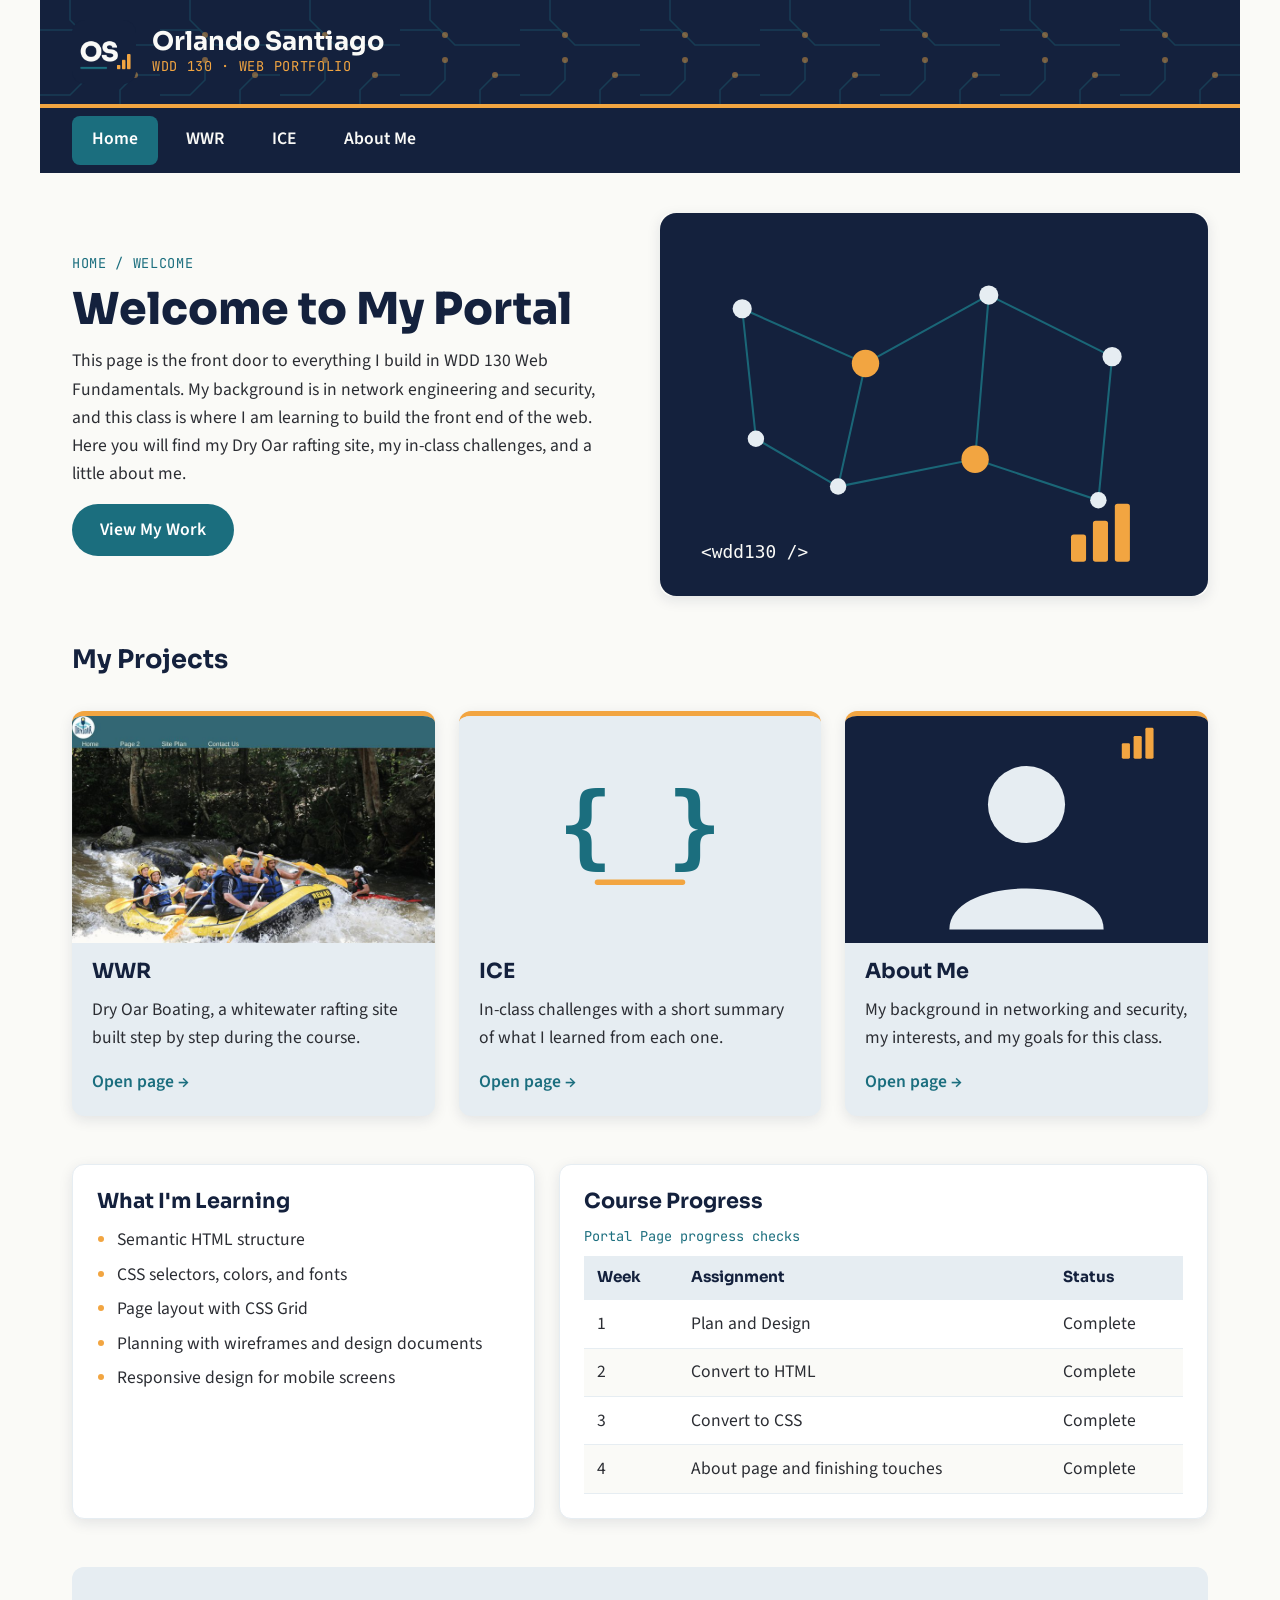
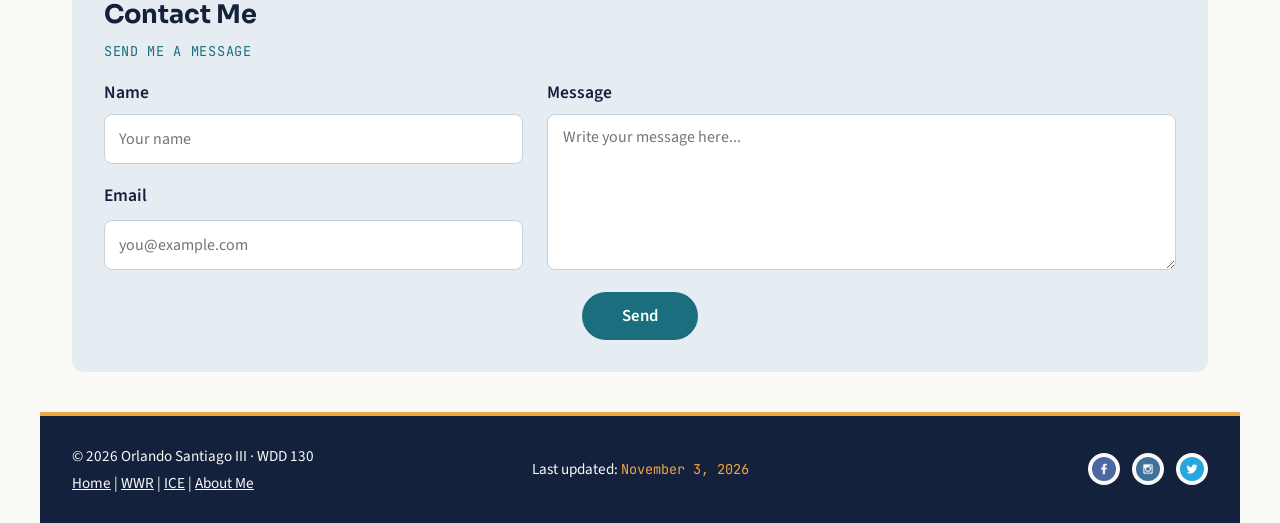
<file: wdd130/index.html>
<!DOCTYPE html>
<html lang="en">
<head>
    <meta charset="UTF-8">
    <meta name="viewport" content="width=device-width, initial-scale=1.0">
    <meta name="description" content="Orlando Santiago's WDD 130 web portfolio: links to the Dry Oar rafting site, ICE challenges, and About Me.">
    <meta name="author" content="Orlando Santiago III">
    <title>Orlando Santiago | WDD 130 Portal</title>
    <link rel="icon" href="images/logo.png" type="image/png">
    <link rel="stylesheet" href="styles/style.css">
</head>

<body>
    <!-- 1. Header: logo mark, site title, tagline -->
    <header>
        <img src="images/logo.png" alt="OS monogram logo" width="64" height="64">
        <div>
            <h1>Orlando Santiago</h1>
            <p>WDD 130 &middot; Web Portfolio</p>
        </div>
    </header>

    <!-- 2. Navigation: same menu on every page -->
    <nav>
        <ul>
            <li><a href="index.html" class="active" aria-current="page">Home</a></li>
            <li><a href="wwr/index.html">WWR</a></li>
            <li><a href="ice.html">ICE</a></li>
            <li><a href="about.html">About Me</a></li>
        </ul>
    </nav>

    <main>
        <!-- 3. Hero / welcome: text on the left, image on the right -->
        <section id="welcome">
            <div>
                <p>Home / Welcome</p>
                <h2>Welcome to My Portal</h2>
                <p>This page is the front door to everything I build in WDD 130 Web Fundamentals. My background is
                    in network engineering and security, and this class is where I am learning to build the front end
                    of the web. Here you will find my Dry Oar rafting site, my in-class challenges, and a little
                    about me.</p>
                <a href="#projects">View My Work</a>
            </div>
            <img src="images/hero.svg" alt="Abstract network diagram in navy, teal, and amber" width="800" height="560">
        </section>

        <!-- 4. My Projects: three cards -->
        <section id="projects">
            <h2>My Projects</h2>

            <article>
                <img src="images/card-wwr.jpg" alt="Screenshot of the Dry Oar Boating rafting website" width="800" height="500">
                <h3>WWR</h3>
                <p>Dry Oar Boating, a whitewater rafting site built step by step during the course.</p>
                <a href="wwr/index.html">Open page &rarr;</a>
            </article>

            <article>
                <img src="images/card-ice.svg" alt="Code braces illustration" width="800" height="500">
                <h3>ICE</h3>
                <p>In-class challenges with a short summary of what I learned from each one.</p>
                <a href="ice.html">Open page &rarr;</a>
            </article>

            <article>
                <img src="images/card-about.svg" alt="Profile illustration" width="800" height="500">
                <h3>About Me</h3>
                <p>My background in networking and security, my interests, and my goals for this class.</p>
                <a href="about.html">Open page &rarr;</a>
            </article>
        </section>

        <!-- 5. Learning list + progress table -->
        <section id="learning">
            <div>
                <h3>What I'm Learning</h3>
                <ul>
                    <li>Semantic HTML structure</li>
                    <li>CSS selectors, colors, and fonts</li>
                    <li>Page layout with CSS Grid</li>
                    <li>Planning with wireframes and design documents</li>
                    <li>Responsive design for mobile screens</li>
                </ul>
            </div>

            <div>
                <h3>Course Progress</h3>
                <table>
                    <caption>Portal Page progress checks</caption>
                    <thead>
                        <tr>
                            <th scope="col">Week</th>
                            <th scope="col">Assignment</th>
                            <th scope="col">Status</th>
                        </tr>
                    </thead>
                    <tbody>
                        <tr>
                            <td>1</td>
                            <td>Plan and Design</td>
                            <td>Complete</td>
                        </tr>
                        <tr>
                            <td>2</td>
                            <td>Convert to HTML</td>
                            <td>Complete</td>
                        </tr>
                        <tr>
                            <td>3</td>
                            <td>Convert to CSS</td>
                            <td>Complete</td>
                        </tr>
                        <tr>
                            <td>4</td>
                            <td>About page and finishing touches</td>
                            <td>Complete</td>
                        </tr>
                    </tbody>
                </table>
            </div>
        </section>

        <!-- 6. Contact form -->
        <section id="contact">
            <h2>Contact Me</h2>
            <form action="#" method="post">
                <fieldset>
                    <legend>Send me a message</legend>

                    <label for="name">Name</label>
                    <input type="text" id="name" name="name" placeholder="Your name" required>

                    <label for="email">Email</label>
                    <input type="email" id="email" name="email" placeholder="you@example.com" required>

                    <label for="message">Message</label>
                    <textarea id="message" name="message" rows="6" placeholder="Write your message here..." required></textarea>

                    <button type="submit">Send</button>
                </fieldset>
            </form>
        </section>
    </main>

    <!-- 7. Footer: copyright + links, last updated, social icons -->
    <footer>
        <div>
            <p>&copy; 2026 Orlando Santiago III &middot; WDD 130</p>
            <p>
                <a href="index.html">Home</a> |
                <a href="wwr/index.html">WWR</a> |
                <a href="ice.html">ICE</a> |
                <a href="about.html">About Me</a>
            </p>
        </div>
        <p>Last updated: <time datetime="2026-11-03">November 3, 2026</time></p>
        <div>
            <a href="https://facebook.com" target="_blank" rel="noopener"><img src="images/facebook.png" alt="Facebook" width="32" height="32"></a>
            <a href="https://instagram.com" target="_blank" rel="noopener"><img src="images/instagram.png" alt="Instagram" width="32" height="32"></a>
            <a href="https://twitter.com" target="_blank" rel="noopener"><img src="images/twitter.png" alt="Twitter" width="32" height="32"></a>
        </div>
    </footer>
</body>
</html>
</file>
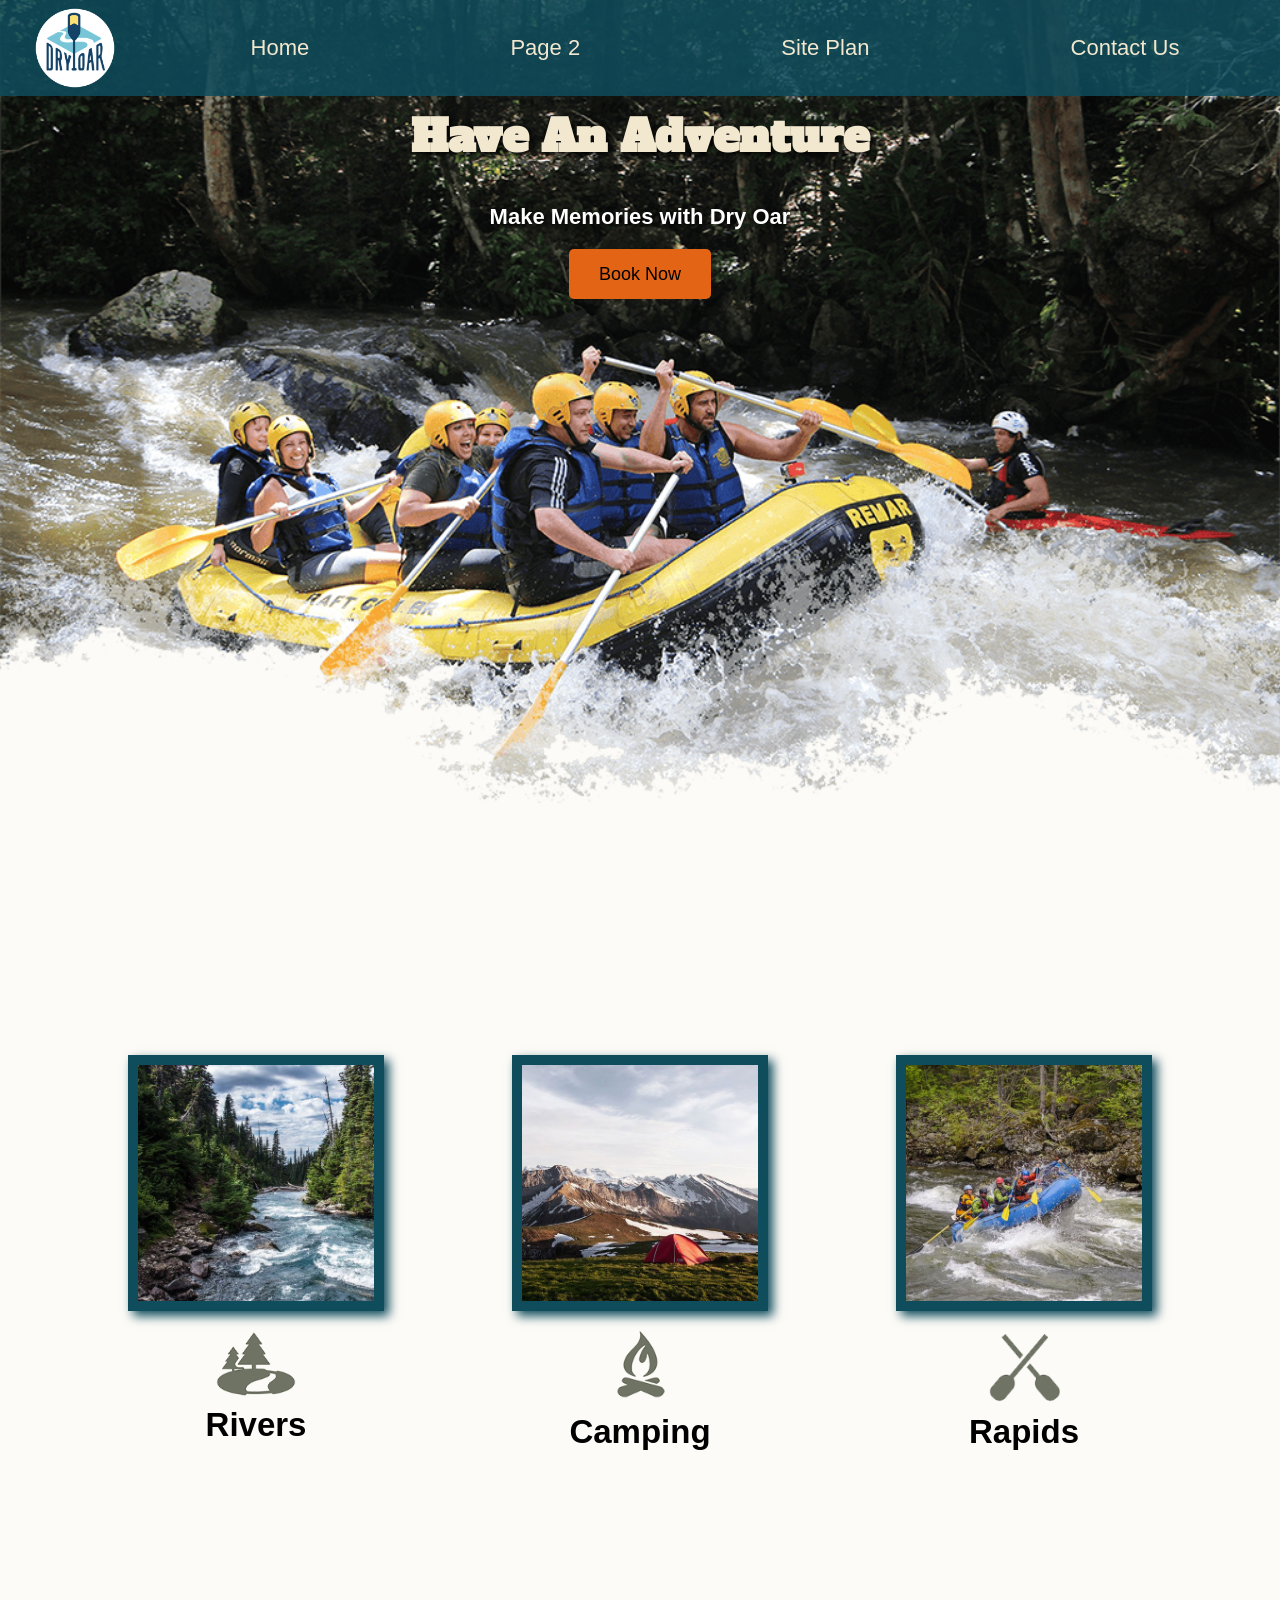
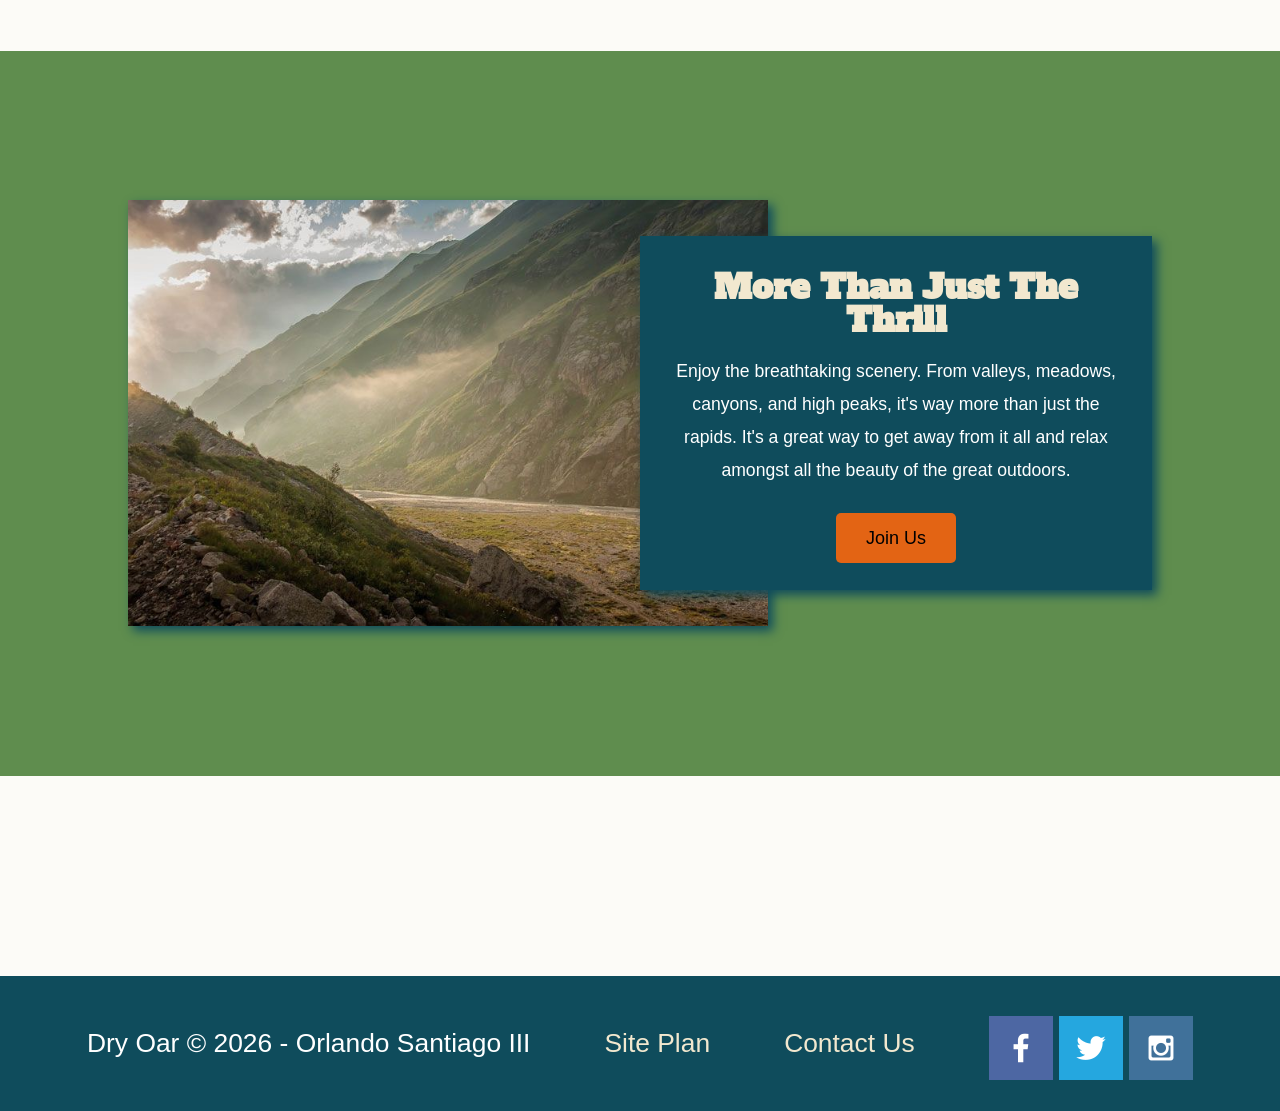
<file: wdd130/wwr/index.html>
<!DOCTYPE html>
<html lang="en">
<head>
    <meta charset="UTF-8">
    <meta name="viewport" content="width=device-width, initial-scale=1.0">
    <meta name="description" content="Dry Oar Boating offers guided whitewater rafting and river camping trips for families, groups, and first-time paddlers.">
    <meta name="author" content="Orlando Santiago III">
    <title>Whitewater Rafting Vacations | Dry Oar Boating | Home</title>
    <link rel="preconnect" href="https://fonts.googleapis.com">
    <link rel="preconnect" href="https://fonts.gstatic.com" crossorigin>
    <link href="https://fonts.googleapis.com/css2?family=Alfa+Slab+One&display=swap" rel="stylesheet">
    <link rel="stylesheet" href="styles/style.css">
</head>
<body>
    <div id="content">
        <!-- Header: logo and main navigation -->
        <header>
            <a id="logo_link" href="index.html">
                <img class="logo" src="images/logo.png" alt="Dry Oar Logo">
            </a>
            <nav>
                <a href="index.html">Home</a>
                <a href="#">Page 2</a>
                <a href="site-plan-rafting.html">Site Plan</a>
                <a href="contactus.html">Contact Us</a>
            </nav>
        </header>

        <!-- Hero: home page only -->
        <div id="hero">
            <div id="hero-box">
                <img id="hero-img" src="images/hero.png" alt="Group of people paddling a raft through whitewater rapids">
            </div>
            <section id="hero-msg">
                <h1 class="home-title">Have An Adventure</h1>
                <h4>Make Memories with Dry Oar</h4>
                <div class="button-box">
                    <a class="book" href="contactus.html">Book Now</a>
                </div>
            </section>
        </div>

        <!-- Main content: three feature cards and message -->
        <main class="home-grid">
            <section class="rivers-card">
                <img class="card-img" src="images/rivers.jpg" alt="Calm river winding through a pine forest">
                <img class="icon" src="images/river_icon.png" alt="river icon">
                <h2>Rivers</h2>
            </section>
            <section class="camping-card">
                <img class="card-img" src="images/camping.jpg" alt="Tent pitched beneath mountain peaks">
                <img class="icon" src="images/fire_icon.png" alt="fire icon">
                <h2>Camping</h2>
            </section>
            <section class="rapids-card">
                <img class="card-img" src="images/rapids.jpg" alt="Rafting boat crashing through a rapid">
                <img class="icon" src="images/oars.png" alt="oars icon">
                <h2>Rapids</h2>
            </section>
            <div id="background"></div>
            <img class="mountains" src="images/mountains.jpg" alt="Misty mountain ridges at sunrise">
            <section class="msg">
                <h2>More Than Just The Thrill</h2>
                <p>Enjoy the breathtaking scenery. From valleys, meadows, canyons, and high peaks, it's way more than just the rapids. It's a great way to get away from it all and relax amongst all the beauty of the great outdoors.</p>
                <a class="join" href="rivers.html">Join Us</a>
            </section>
        </main>

        <!-- Footer: copyright, links, social media -->
        <footer>
            <p>Dry Oar &copy; 2026 - Orlando Santiago III</p>
            <p><a href="site-plan-rafting.html">Site Plan</a></p>
            <p><a href="contactus.html">Contact Us</a></p>
            <div class="social">
                <a href="https://facebook.com" target="_blank">
                    <img src="images/facebook.png" alt="fb icon">
                </a>
                <a href="https://twitter.com" target="_blank">
                    <img src="images/twitter.png" alt="twitter icon">
                </a>
                <a href="https://instagram.com" target="_blank">
                    <img src="images/instagram.png" alt="instagram icon">
                </a>
            </div>
        </footer>
    </div>
</body>
</html>
</file>
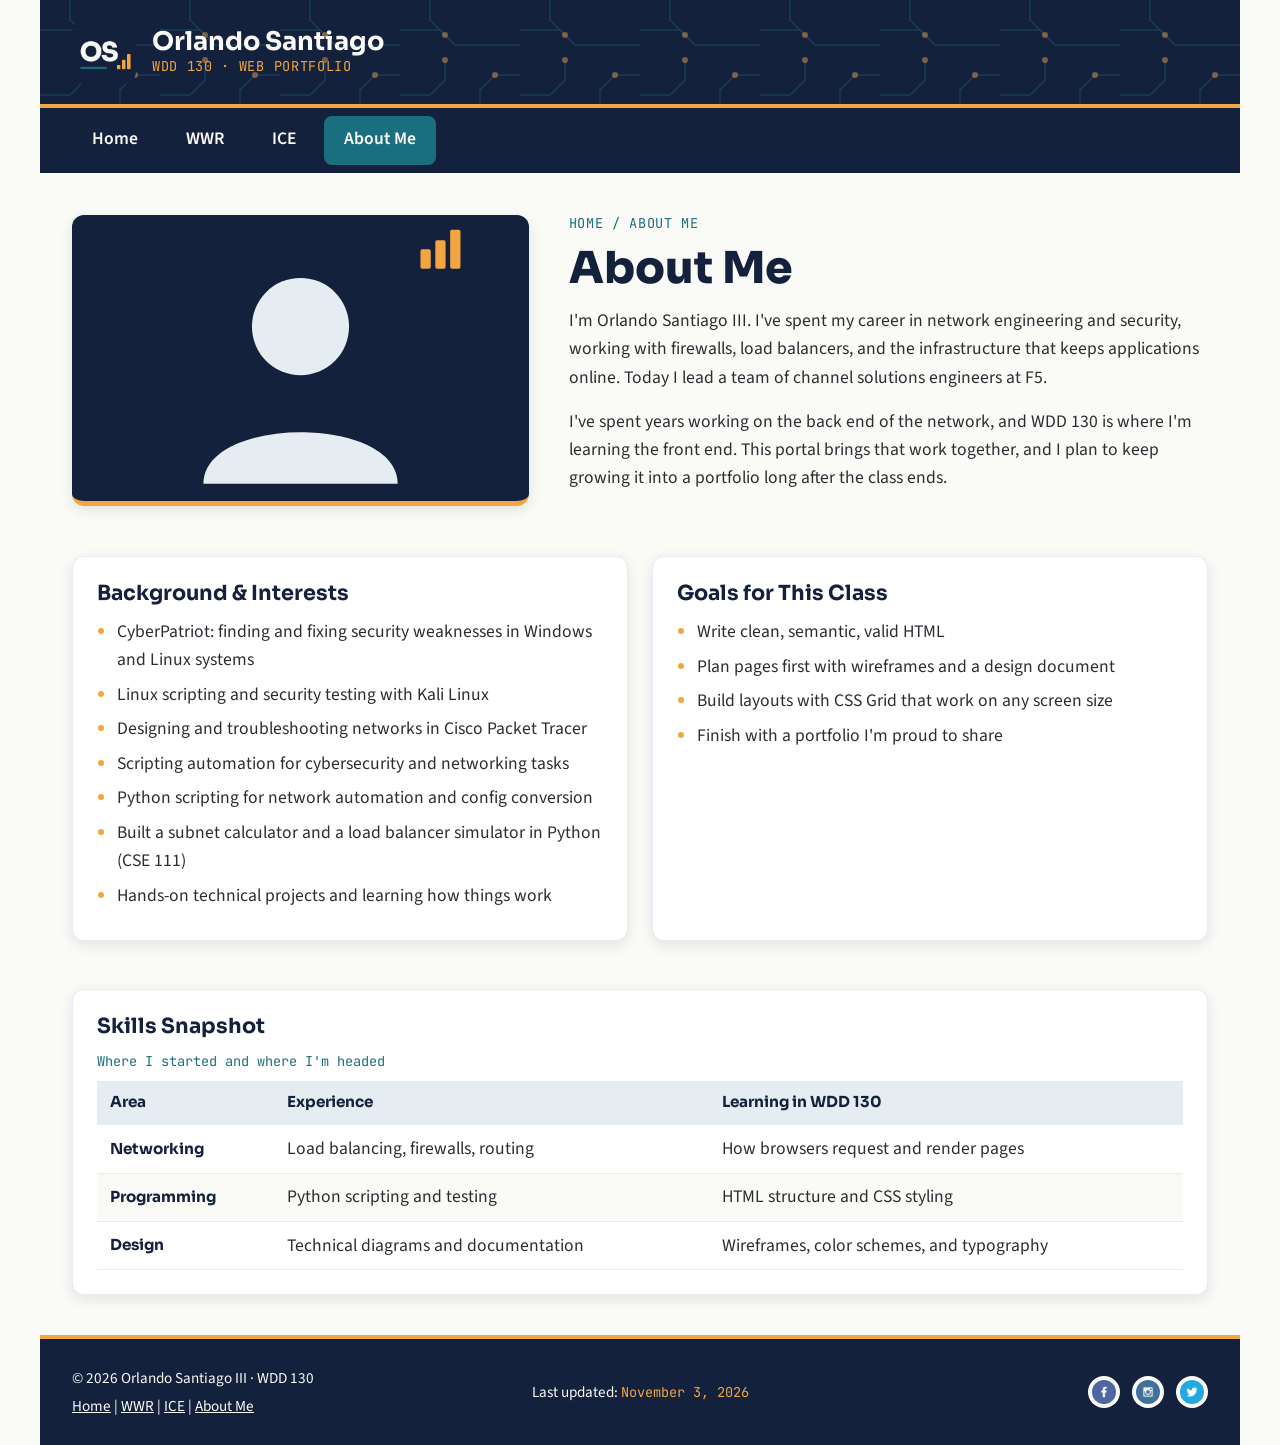
<file: wdd130/about.html>
<!DOCTYPE html>
<html lang="en">
<head>
    <meta charset="UTF-8">
    <meta name="viewport" content="width=device-width, initial-scale=1.0">
    <meta name="description" content="About Orlando Santiago: background in network engineering and security, interests, and goals for WDD 130.">
    <meta name="author" content="Orlando Santiago III">
    <title>About Me | Orlando Santiago | WDD 130 Portal</title>
    <link rel="icon" href="images/logo.png" type="image/png">
    <link rel="stylesheet" href="styles/style.css">
</head>

<body>
    <!-- 1. Header: logo mark, site title, tagline -->
    <header>
        <img src="images/logo.png" alt="OS monogram logo" width="64" height="64">
        <div>
            <h1>Orlando Santiago</h1>
            <p>WDD 130 &middot; Web Portfolio</p>
        </div>
    </header>

    <!-- 2. Navigation: same menu on every page -->
    <nav>
        <ul>
            <li><a href="index.html">Home</a></li>
            <li><a href="wwr/index.html">WWR</a></li>
            <li><a href="ice.html">ICE</a></li>
            <li><a href="about.html" class="active" aria-current="page">About Me</a></li>
        </ul>
    </nav>

    <main>
        <!-- Photo + introduction -->
        <section id="about-intro">
            <img src="images/card-about.svg" alt="Profile illustration for Orlando Santiago" width="800" height="500">
            <div>
                <p>Home / About Me</p>
                <h2>About Me</h2>
                <p>I'm Orlando Santiago III. I've spent my career in network engineering and security, working with
                    firewalls, load balancers, and the infrastructure that keeps applications online. Today I lead a
                    team of channel solutions engineers at F5.</p>
                <p>I've spent years working on the back end of the network, and WDD 130 is where I'm learning
                    the front end. This portal brings that work together, and I plan to keep growing it into a
                    portfolio long after the class ends.</p>
            </div>
        </section>

        <!-- Background + goals -->
        <section id="about-details">
            <div>
                <h3>Background &amp; Interests</h3>
                <ul>
                    <li>CyberPatriot: finding and fixing security weaknesses in Windows and Linux systems</li>
                    <li>Linux scripting and security testing with Kali Linux</li>
                    <li>Designing and troubleshooting networks in Cisco Packet Tracer</li>
                    <li>Scripting automation for cybersecurity and networking tasks</li>
                    <li>Python scripting for network automation and config conversion</li>
                    <li>Built a subnet calculator and a load balancer simulator in Python (CSE 111)</li>
                    <li>Hands-on technical projects and learning how things work</li>
                </ul>
            </div>

            <div>
                <h3>Goals for This Class</h3>
                <ul>
                    <li>Write clean, semantic, valid HTML</li>
                    <li>Plan pages first with wireframes and a design document</li>
                    <li>Build layouts with CSS Grid that work on any screen size</li>
                    <li>Finish with a portfolio I'm proud to share</li>
                </ul>
            </div>
        </section>

        <!-- Skills table -->
        <section id="about-skills">
            <h3>Skills Snapshot</h3>
            <table>
                <caption>Where I started and where I'm headed</caption>
                <thead>
                    <tr>
                        <th scope="col">Area</th>
                        <th scope="col">Experience</th>
                        <th scope="col">Learning in WDD 130</th>
                    </tr>
                </thead>
                <tbody>
                    <tr>
                        <th scope="row">Networking</th>
                        <td>Load balancing, firewalls, routing</td>
                        <td>How browsers request and render pages</td>
                    </tr>
                    <tr>
                        <th scope="row">Programming</th>
                        <td>Python scripting and testing</td>
                        <td>HTML structure and CSS styling</td>
                    </tr>
                    <tr>
                        <th scope="row">Design</th>
                        <td>Technical diagrams and documentation</td>
                        <td>Wireframes, color schemes, and typography</td>
                    </tr>
                </tbody>
            </table>
        </section>
    </main>

    <!-- 7. Footer: copyright + links, last updated, social icons -->
    <footer>
        <div>
            <p>&copy; 2026 Orlando Santiago III &middot; WDD 130</p>
            <p>
                <a href="index.html">Home</a> |
                <a href="wwr/index.html">WWR</a> |
                <a href="ice.html">ICE</a> |
                <a href="about.html">About Me</a>
            </p>
        </div>
        <p>Last updated: <time datetime="2026-11-03">November 3, 2026</time></p>
        <div>
            <a href="https://facebook.com" target="_blank" rel="noopener"><img src="images/facebook.png" alt="Facebook" width="32" height="32"></a>
            <a href="https://instagram.com" target="_blank" rel="noopener"><img src="images/instagram.png" alt="Instagram" width="32" height="32"></a>
            <a href="https://twitter.com" target="_blank" rel="noopener"><img src="images/twitter.png" alt="Twitter" width="32" height="32"></a>
        </div>
    </footer>
</body>
</html>
</file>
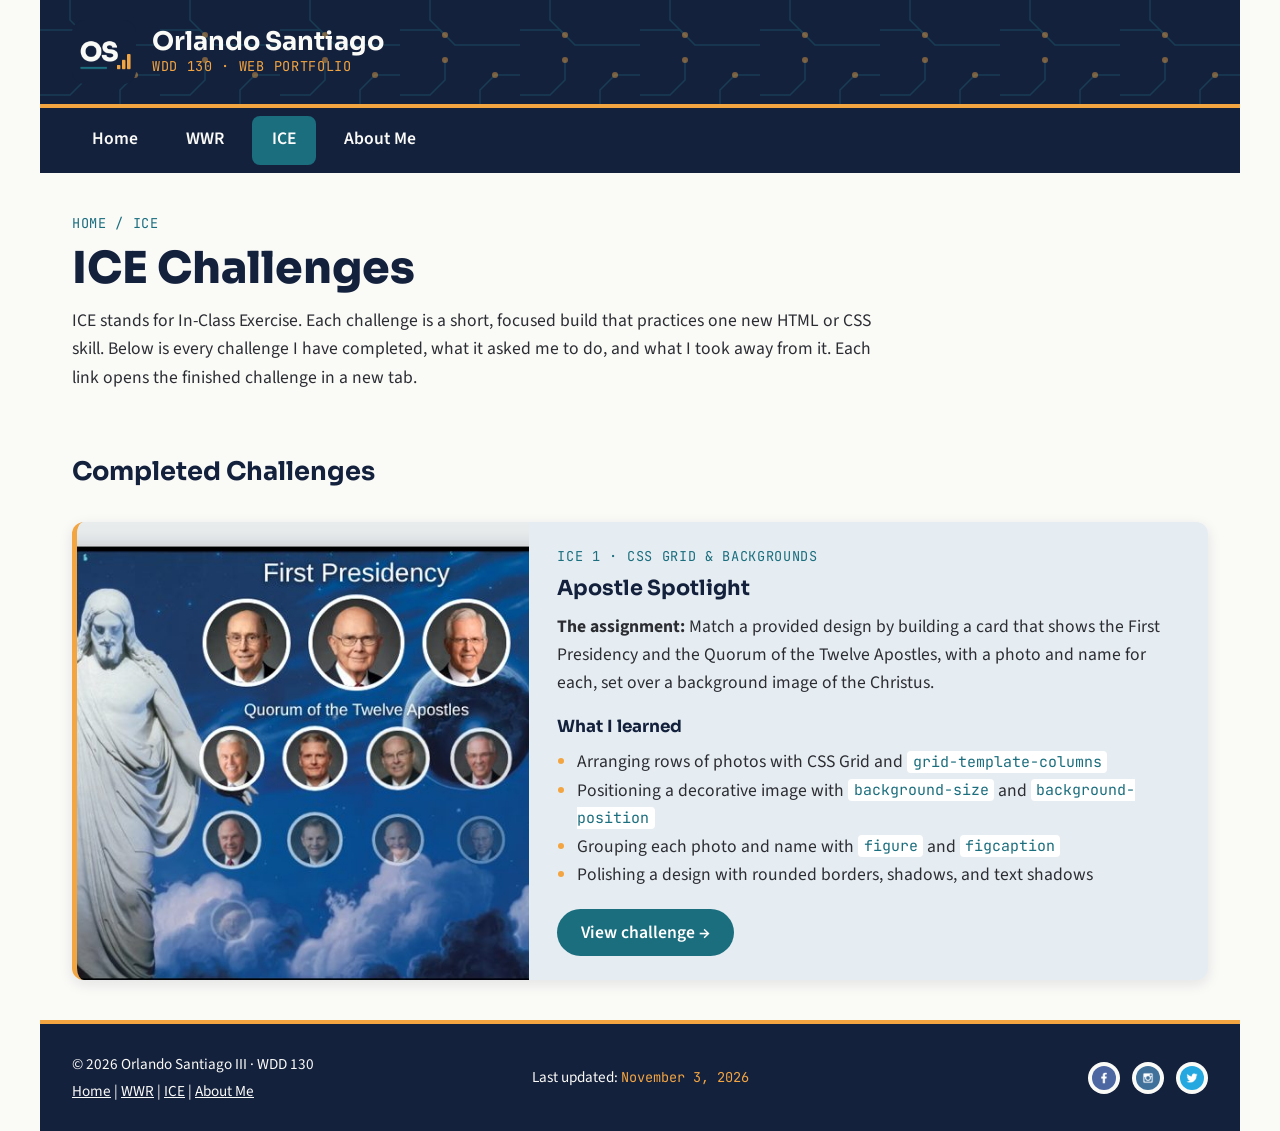
<file: wdd130/ice.html>
<!DOCTYPE html>
<html lang="en">
<head>
    <meta charset="UTF-8">
    <meta name="viewport" content="width=device-width, initial-scale=1.0">
    <meta name="description" content="Orlando Santiago's WDD 130 in-class (ICE) challenges, with a summary of each and what I learned.">
    <meta name="author" content="Orlando Santiago III">
    <title>ICE Challenges | Orlando Santiago | WDD 130 Portal</title>
    <link rel="icon" href="images/logo.png" type="image/png">
    <link rel="stylesheet" href="styles/style.css">
</head>

<body>
    <!-- 1. Header: logo mark, site title, tagline -->
    <header>
        <img src="images/logo.png" alt="OS monogram logo" width="64" height="64">
        <div>
            <h1>Orlando Santiago</h1>
            <p>WDD 130 &middot; Web Portfolio</p>
        </div>
    </header>

    <!-- 2. Navigation: same menu on every page -->
    <nav>
        <ul>
            <li><a href="index.html">Home</a></li>
            <li><a href="wwr/index.html">WWR</a></li>
            <li><a href="ice.html" class="active" aria-current="page">ICE</a></li>
            <li><a href="about.html">About Me</a></li>
        </ul>
    </nav>

    <main>
        <!-- Page intro -->
        <section class="page-intro">
            <p>Home / ICE</p>
            <h2>ICE Challenges</h2>
            <p>ICE stands for In-Class Exercise. Each challenge is a short, focused build that practices one new
                HTML or CSS skill. Below is every challenge I have completed, what it asked me to do, and what I
                took away from it. Each link opens the finished challenge in a new tab.</p>
        </section>

        <!-- One article per ICE challenge -->
        <section class="ice-list">
            <h2>Completed Challenges</h2>

            <article>
                <img src="images/ice-apostle.jpg" alt="Screenshot of the Apostle Spotlight challenge" width="800" height="500">
                <div>
                    <p class="ice-tag">ICE 1 &middot; CSS Grid &amp; Backgrounds</p>
                    <h3>Apostle Spotlight</h3>
                    <p><strong>The assignment:</strong> Match a provided design by building a card that shows the
                        First Presidency and the Quorum of the Twelve Apostles, with a photo and name for each,
                        set over a background image of the Christus.</p>
                    <h4>What I learned</h4>
                    <ul>
                        <li>Arranging rows of photos with CSS Grid and <code>grid-template-columns</code></li>
                        <li>Positioning a decorative image with <code>background-size</code> and <code>background-position</code></li>
                        <li>Grouping each photo and name with <code>figure</code> and <code>figcaption</code></li>
                        <li>Polishing a design with rounded borders, shadows, and text shadows</li>
                    </ul>
                    <a href="ice/apostle_spotlight/apostles.html" target="_blank" rel="noopener">View challenge &rarr;</a>
                </div>
            </article>
        </section>
    </main>

    <!-- 7. Footer: copyright + links, last updated, social icons -->
    <footer>
        <div>
            <p>&copy; 2026 Orlando Santiago III &middot; WDD 130</p>
            <p>
                <a href="index.html">Home</a> |
                <a href="wwr/index.html">WWR</a> |
                <a href="ice.html">ICE</a> |
                <a href="about.html">About Me</a>
            </p>
        </div>
        <p>Last updated: <time datetime="2026-11-03">November 3, 2026</time></p>
        <div>
            <a href="https://facebook.com" target="_blank" rel="noopener"><img src="images/facebook.png" alt="Facebook" width="32" height="32"></a>
            <a href="https://instagram.com" target="_blank" rel="noopener"><img src="images/instagram.png" alt="Instagram" width="32" height="32"></a>
            <a href="https://twitter.com" target="_blank" rel="noopener"><img src="images/twitter.png" alt="Twitter" width="32" height="32"></a>
        </div>
    </footer>
</body>
</html>
</file>
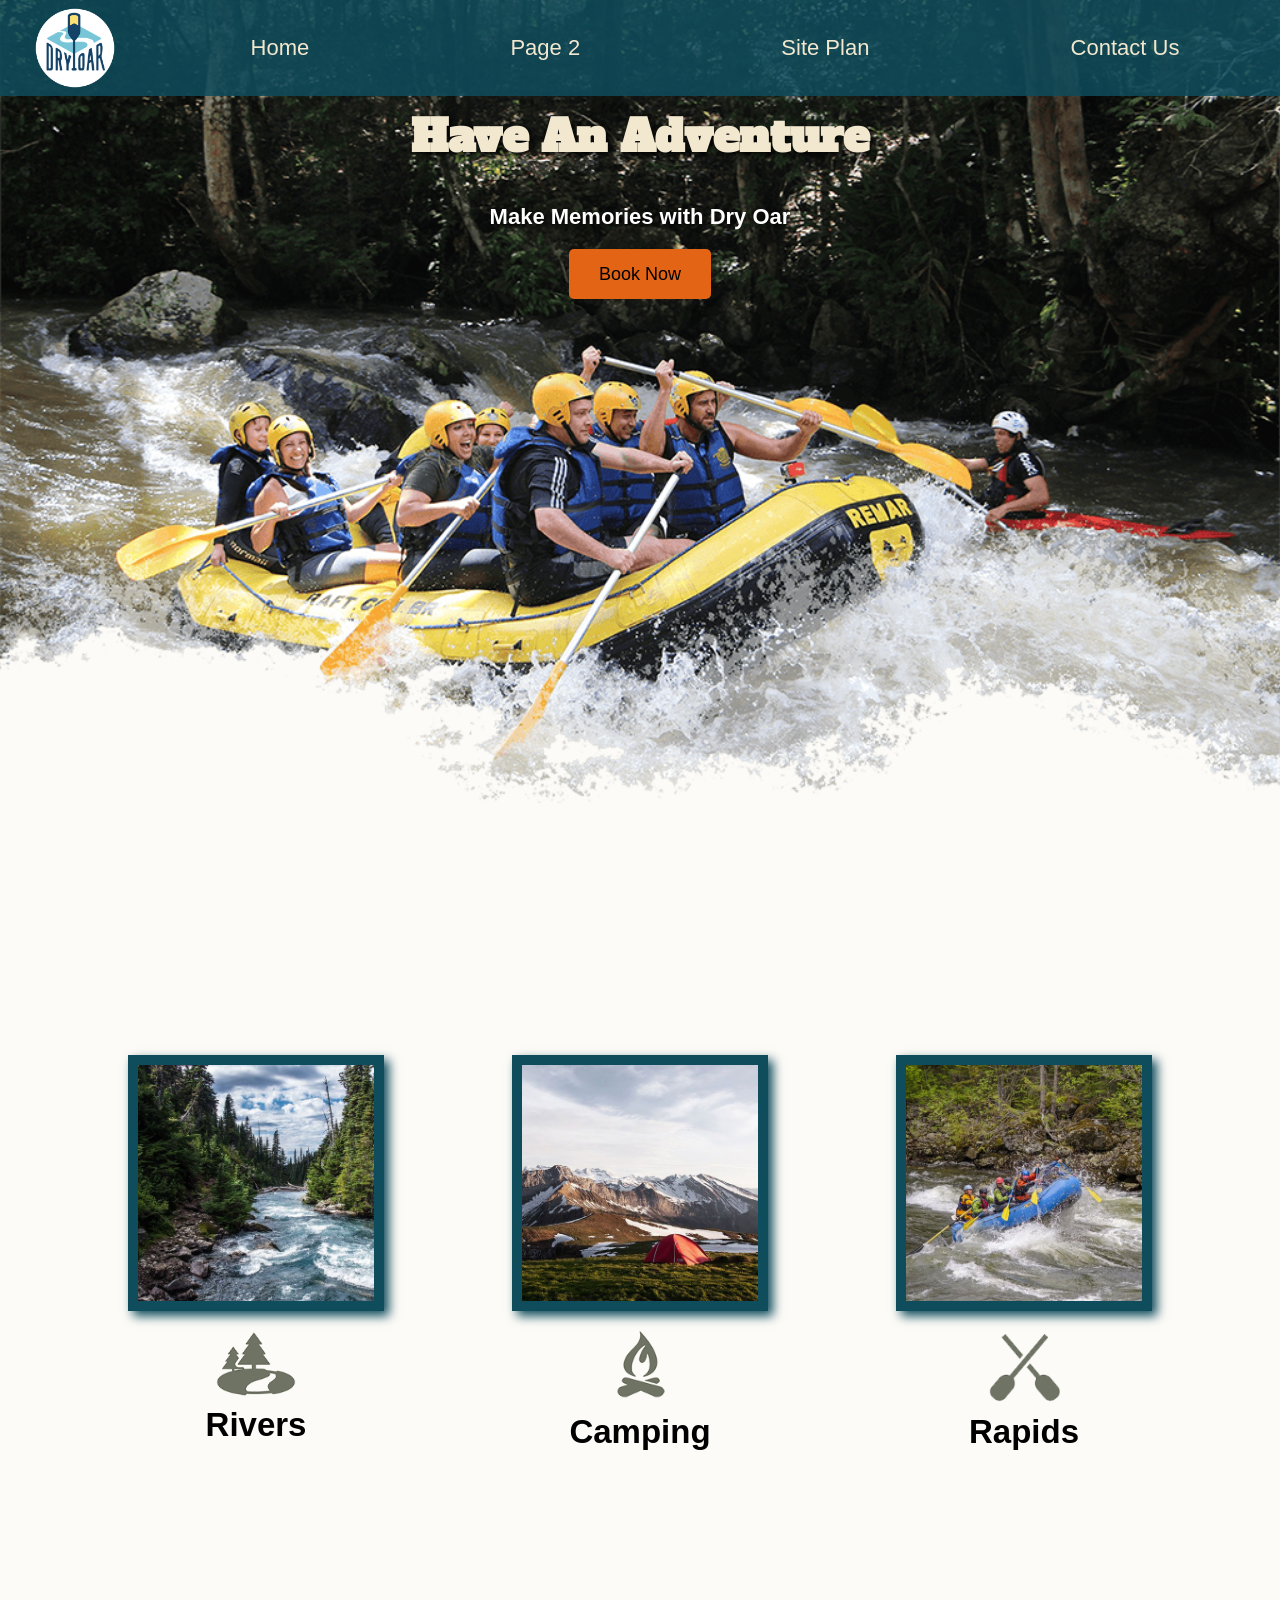
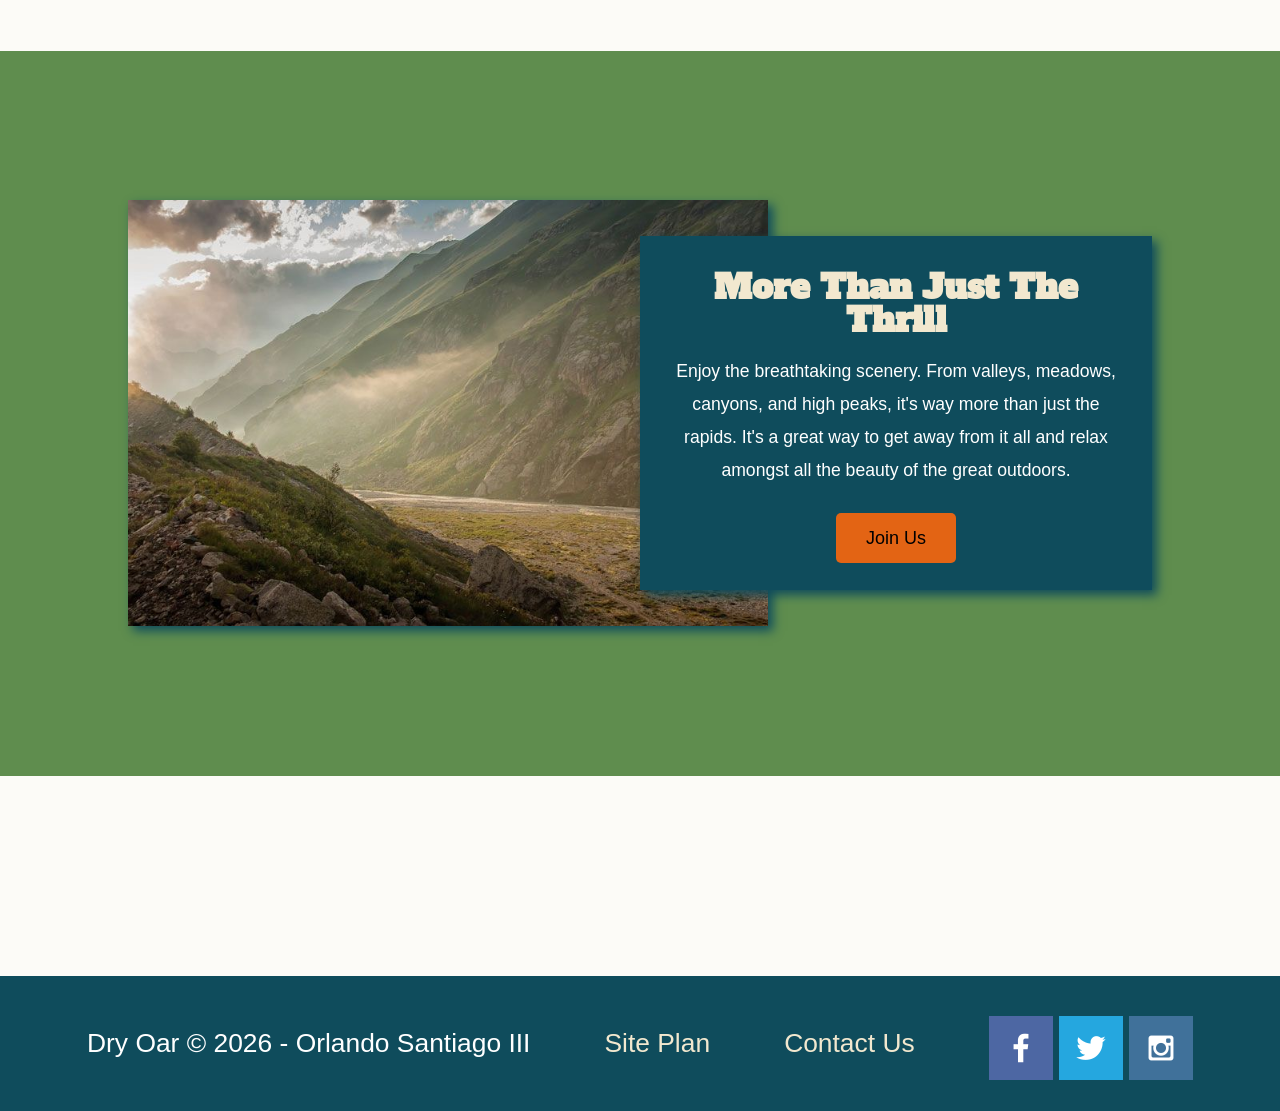
<file: wdd130/wwr/site-plan-rafting.html>
<!DOCTYPE html>
<html lang="en">
<head>
    <meta charset="UTF-8">
    <meta name="viewport" content="width=device-width, initial-scale=1.0">
    <meta name="description" content="Dry Oar Boating offers guided whitewater rafting and river camping trips for families, groups, and first-time paddlers.">
    <meta name="author" content="Orlando Santiago III">
    <title>Whitewater Rafting Vacations | Dry Oar Boating | Home</title>
    <link rel="preconnect" href="https://fonts.googleapis.com">
    <link rel="preconnect" href="https://fonts.gstatic.com" crossorigin>
    <link href="https://fonts.googleapis.com/css2?family=Alfa+Slab+One&display=swap" rel="stylesheet">
    <link rel="stylesheet" href="styles/style.css">
</head>
<body>
    <div id="content">
        <!-- Header: logo and main navigation -->
        <header>
            <a id="logo_link" href="index.html">
                <img class="logo" src="images/logo.png" alt="Dry Oar Logo">
            </a>
            <nav>
                <a href="index.html">Home</a>
                <a href="#">Page 2</a>
                <a href="site-plan-rafting.html">Site Plan</a>
                <a href="contactus.html">Contact Us</a>
            </nav>
        </header>

        <!-- Hero: home page only -->
        <div id="hero">
            <div id="hero-box">
                <img id="hero-img" src="images/hero.png" alt="Group of people paddling a raft through whitewater rapids">
            </div>
            <section id="hero-msg">
                <h1 class="home-title">Have An Adventure</h1>
                <p class="tagline">Make Memories with Dry Oar</p>
                <div class="button-box">
                    <a class="book" href="contactus.html">Book Now</a>
                </div>
            </section>
        </div>

        <!-- Main content: three feature cards and message -->
        <main class="home-grid">
            <section class="rivers-card">
                <img class="card-img" src="images/rivers.jpg" alt="Calm river winding through a pine forest">
                <img class="icon" src="images/river_icon.png" alt="river icon">
                <h2>Rivers</h2>
            </section>
            <section class="camping-card">
                <img class="card-img" src="images/camping.jpg" alt="Tent pitched beneath mountain peaks">
                <img class="icon" src="images/fire_icon.png" alt="fire icon">
                <h2>Camping</h2>
            </section>
            <section class="rapids-card">
                <img class="card-img" src="images/rapids.jpg" alt="Rafting boat crashing through a rapid">
                <img class="icon" src="images/oars.png" alt="oars icon">
                <h2>Rapids</h2>
            </section>
            <div id="background"></div>
            <img class="mountains" src="images/mountains.jpg" alt="Misty mountain ridges at sunrise">
            <section class="msg">
                <h2>More Than Just The Thrill</h2>
                <p>Enjoy the breathtaking scenery. From valleys, meadows, canyons, and high peaks, it's way more than just the rapids. It's a great way to get away from it all and relax amongst all the beauty of the great outdoors.</p>
                <a class="join" href="rivers.html">Join Us</a>
            </section>
        </main>

        <!-- Footer: copyright, links, social media -->
        <footer>
            <p>Dry Oar &copy; 2026 - Orlando Santiago III</p>
            <p><a href="site-plan-rafting.html">Site Plan</a></p>
            <p><a href="contactus.html">Contact Us</a></p>
            <div class="social">
                <a href="https://facebook.com" target="_blank">
                    <img src="images/facebook.png" alt="fb icon">
                </a>
                <a href="https://twitter.com" target="_blank">
                    <img src="images/twitter.png" alt="twitter icon">
                </a>
                <a href="https://instagram.com" target="_blank">
                    <img src="images/instagram.png" alt="instagram icon">
                </a>
            </div>
        </footer>
    </div>
</body>
</html>
</file>
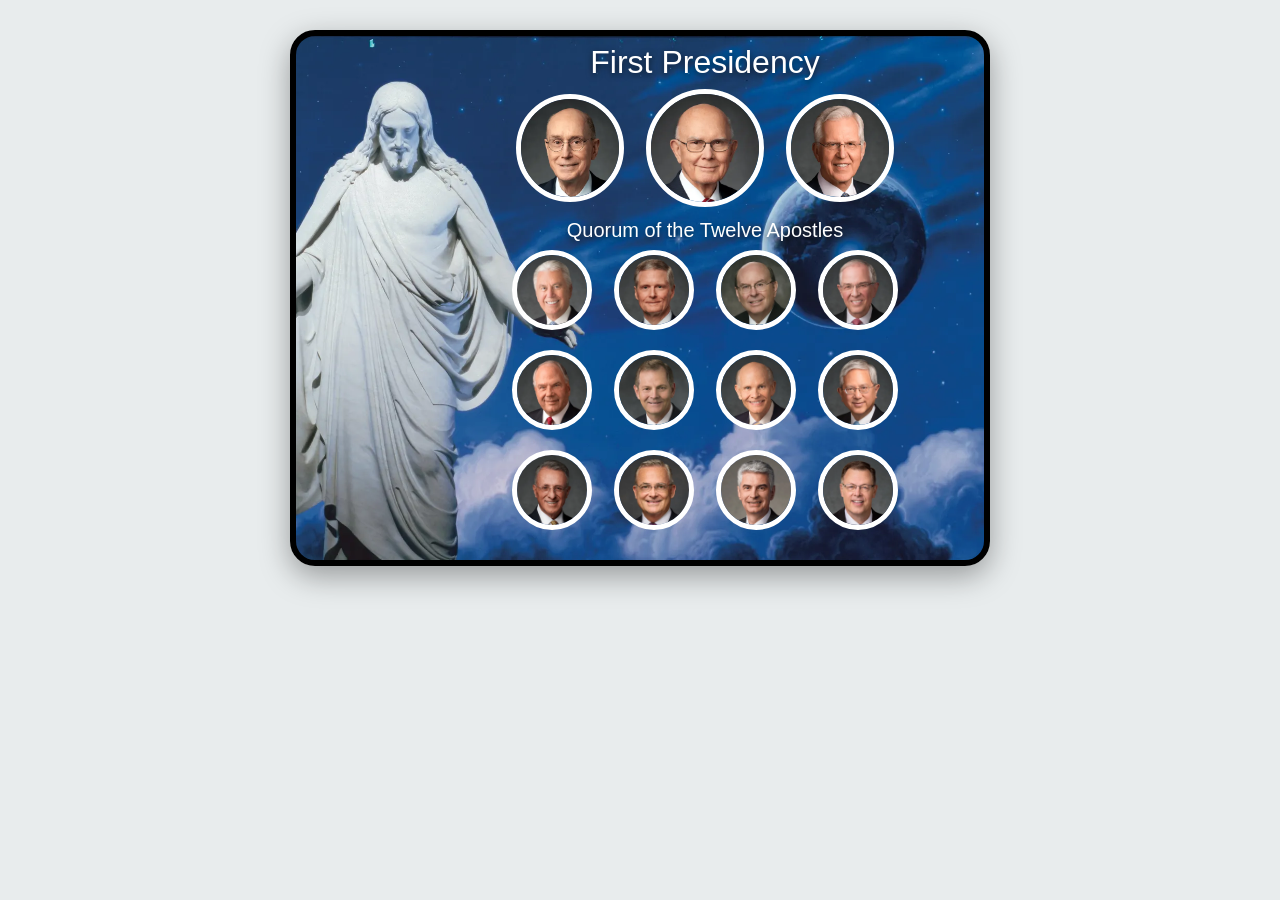
<file: wdd130/ice/apostle_spotlight/apostles.html>
<!DOCTYPE html>
<html lang="en">
<head>
    <meta charset="UTF-8">
    <meta name="viewport" content="width=device-width, initial-scale=1.0">
    <title>Apostles Spotlights</title>
    <style>
        * {
            box-sizing: border-box;
        }

        body {
            margin: 0;
            padding: 30px 16px;
            background-color: #E8ECED;
            font-family: Arial, Helvetica, sans-serif;
        }

        /* Main card with the Christus background */
        .spotlight {
            max-width: 700px;
            margin: 0 auto;
            padding: 8px 20px 30px 150px;
            border: 6px solid #000;
            border-radius: 25px;
            background-image: url("images/christus.webp");
            background-size: cover;
            background-position: -170px center;
            color: #fff;
            text-align: center;
            box-shadow: 0 10px 30px rgba(0, 0, 0, 0.35);
        }

        h1,
        h2 {
            font-weight: normal;
            margin: 0;
            text-shadow: 0 2px 6px rgba(0, 0, 0, 0.6);
        }

        h1 {
            font-size: 2rem;
            margin-bottom: 8px;
        }

        h2 {
            font-size: 1.25rem;
            margin: 12px 0 8px;
        }

        /* Photo rows */
        .presidency,
        .twelve {
            display: grid;
            justify-content: center;
            align-items: center;
        }

        .presidency {
            grid-template-columns: repeat(3, auto);
            gap: 22px;
        }

        .twelve {
            grid-template-columns: repeat(4, auto);
            gap: 20px 22px;
        }

        /* Each apostle */
        figure {
            position: relative;
            margin: 0;
            outline: none;
            opacity: 0;
            animation: popIn 0.6s ease-out forwards;
            animation-delay: calc(var(--i, 0) * 70ms);
        }

        figure img {
            display: block;
            width: 80px;
            height: 80px;
            object-fit: cover;
            object-position: top;
            border: 5px solid #fff;
            border-radius: 50%;
            transition: border-color 0.3s, transform 0.3s, box-shadow 0.3s;
            cursor: pointer;
        }

        .presidency img {
            width: 108px;
            height: 108px;
        }

        .presidency .president img {
            width: 118px;
            height: 118px;
        }

        /* Challenge: outline changes color on hover */
        figure:hover img,
        figure:focus-visible img {
            border-color: #f2c94c;
            transform: scale(1.1);
            box-shadow: 0 0 18px #f2c94c;
        }

        /* Extra credit: name tag appears on hover */
        figcaption {
            position: absolute;
            left: 50%;
            bottom: -10px;
            transform: translate(-50%, 6px);
            padding: 3px 8px;
            border-radius: 10px;
            background: rgba(0, 0, 0, 0.8);
            font-size: 0.75rem;
            white-space: nowrap;
            opacity: 0;
            pointer-events: none;
            transition: opacity 0.3s, transform 0.3s;
            z-index: 2;
        }

        figure:hover figcaption,
        figure:focus-visible figcaption {
            opacity: 1;
            transform: translate(-50%, 0);
        }

        /* Extra credit: staggered entrance animation */
        @keyframes popIn {
            from {
                opacity: 0;
                transform: scale(0.6);
            }
            to {
                opacity: 1;
                transform: scale(1);
            }
        }

        /* Extra credit: responsive layout for phones */
        @media (max-width: 640px) {
            .spotlight {
                padding: 8px 12px 24px;
                background-position: 35% center;
            }

            h1 {
                font-size: 1.5rem;
            }

            h2 {
                font-size: 1rem;
            }

            .presidency {
                gap: 12px;
            }

            .presidency img,
            .presidency .president img {
                width: 84px;
                height: 84px;
            }

            .twelve {
                grid-template-columns: repeat(3, auto);
                gap: 16px;
            }

            figure img {
                width: 72px;
                height: 72px;
            }
        }

        /* Extra credit: respect users who prefer less motion */
        @media (prefers-reduced-motion: reduce) {
            figure {
                animation: none;
                opacity: 1;
            }

            figure img,
            figcaption {
                transition: none;
            }
        }
    </style>
</head>
<body>
    <main class="spotlight">
        <h1>First Presidency</h1>
        <section class="presidency">
            <figure tabindex="0" style="--i: 0">
                <img src="images/eyring.webp" alt="Henry B. Eyring">
                <figcaption>Henry B. Eyring</figcaption>
            </figure>
            <figure class="president" tabindex="0" style="--i: 1">
                <img src="images/oaks.webp" alt="Dallin H. Oaks">
                <figcaption>President Dallin H. Oaks</figcaption>
            </figure>
            <figure tabindex="0" style="--i: 2">
                <img src="images/christofferson.webp" alt="D. Todd Christofferson">
                <figcaption>D. Todd Christofferson</figcaption>
            </figure>
        </section>

        <h2>Quorum of the Twelve Apostles</h2>
        <section class="twelve">
            <figure tabindex="0" style="--i: 3">
                <img src="images/uchtdorf.webp" alt="Dieter F. Uchtdorf">
                <figcaption>Dieter F. Uchtdorf</figcaption>
            </figure>
            <figure tabindex="0" style="--i: 4">
                <img src="images/bednar.webp" alt="David A. Bednar">
                <figcaption>David A. Bednar</figcaption>
            </figure>
            <figure tabindex="0" style="--i: 5">
                <img src="images/cook.webp" alt="Quentin L. Cook">
                <figcaption>Quentin L. Cook</figcaption>
            </figure>
            <figure tabindex="0" style="--i: 6">
                <img src="images/anderson.webp" alt="Neil L. Andersen">
                <figcaption>Neil L. Andersen</figcaption>
            </figure>
            <figure tabindex="0" style="--i: 7">
                <img src="images/rasband.webp" alt="Ronald A. Rasband">
                <figcaption>Ronald A. Rasband</figcaption>
            </figure>
            <figure tabindex="0" style="--i: 8">
                <img src="images/stevenson.webp" alt="Gary E. Stevenson">
                <figcaption>Gary E. Stevenson</figcaption>
            </figure>
            <figure tabindex="0" style="--i: 9">
                <img src="images/renlund.webp" alt="Dale G. Renlund">
                <figcaption>Dale G. Renlund</figcaption>
            </figure>
            <figure tabindex="0" style="--i: 10">
                <img src="images/gong.webp" alt="Gerrit W. Gong">
                <figcaption>Gerrit W. Gong</figcaption>
            </figure>
            <figure tabindex="0" style="--i: 11">
                <img src="images/soares.webp" alt="Ulisses Soares">
                <figcaption>Ulisses Soares</figcaption>
            </figure>
            <figure tabindex="0" style="--i: 12">
                <img src="images/kearon.webp" alt="Patrick Kearon">
                <figcaption>Patrick Kearon</figcaption>
            </figure>
            <figure tabindex="0" style="--i: 13">
                <img src="images/causse.webp" alt="Gérald Caussé">
                <figcaption>Gérald Caussé</figcaption>
            </figure>
            <figure tabindex="0" style="--i: 14">
                <img src="images/gilbert.webp" alt="Clark G. Gilbert">
                <figcaption>Clark G. Gilbert</figcaption>
            </figure>
        </section>
    </main>
</body>
</html>
</file>
<file: wdd130/styles/style.css>
/* ==========================================================
   WDD 130 Portal Page - style.css
   Orlando Santiago III
   Shared by index.html, ice.html, and about.html
   ========================================================== */

/* ---------- Fonts (Google Fonts) ---------- */
@import url("https://fonts.googleapis.com/css2?family=Sora:wght@600;700;800&family=Source+Sans+3:wght@400;600&family=JetBrains+Mono:wght@500&display=swap");

/* ---------- Color scheme and fonts from the design document ---------- */
:root {
    --navy: #14213D;      /* primary: header, footer, headings */
    --teal: #1B6E7E;      /* secondary: links, active nav, buttons */
    --amber: #F2A541;     /* accent: highlights, hover, underlines */
    --cloud: #E6EDF2;     /* light surface: cards, table header */
    --paper: #FAFAF7;     /* page background */
    --graphite: #2B2D33;  /* paragraph text */
    --white: #FFFFFF;

    --heading-font: "Sora", Arial, sans-serif;
    --body-font: "Source Sans 3", Verdana, sans-serif;
    --mono-font: "JetBrains Mono", Consolas, monospace;

    --radius: 12px;
    --gap: 1.5rem;
    --shadow: 0 4px 14px rgba(20, 33, 61, 0.10);
}

/* ---------- Base ---------- */
* {
    box-sizing: border-box;
}

body {
    margin: 0 auto;
    max-width: 1200px;
    background-color: var(--paper);
    color: var(--graphite);
    font-family: var(--body-font);
    font-size: 1.1rem;
    line-height: 1.6;

    /* Page layout: header / nav / main / footer */
    display: grid;
    grid-template-rows: auto auto 1fr auto;
    min-height: 100vh;
}

h1,
h2,
h3 {
    font-family: var(--heading-font);
    color: var(--navy);
    line-height: 1.2;
    margin: 0 0 0.75rem;
}

h2 {
    font-size: 1.6rem;
}

h3 {
    font-size: 1.3rem;
}

p {
    margin: 0 0 1rem;
}

a {
    color: var(--teal);
    font-weight: 600;
}

a:hover {
    color: var(--navy);
}

img {
    max-width: 100%;
    height: auto;
    display: block;
}

/* ---------- 1. Header ---------- */
header {
    display: grid;
    grid-template-columns: 64px 1fr;
    align-items: center;
    gap: 1rem;
    padding: 1.25rem 2rem;
    background-color: var(--navy);
    /* decorative circuit pattern (background image) */
    background-image: url("../images/bg-circuit.svg");
    background-repeat: repeat;
    background-size: 120px 120px;
    border-bottom: 4px solid var(--amber);
}

header img {
    border-radius: 10px;
}

header h1 {
    color: var(--paper);
    font-size: 1.6rem;
    margin: 0;
}

header p {
    margin: 0;
    font-family: var(--mono-font);
    font-size: 0.85rem;
    color: var(--amber);
    letter-spacing: 0.05em;
    text-transform: uppercase;
}

/* ---------- 2. Navigation ---------- */
nav {
    background-color: var(--navy);
    padding: 0.5rem 2rem;
}

nav ul {
    list-style: none;
    margin: 0;
    padding: 0;
    display: grid;
    grid-template-columns: repeat(4, max-content);
    gap: 0.5rem;
}

nav a {
    display: block;
    padding: 0.55rem 1.25rem;
    border-radius: 8px;
    color: var(--paper);
    text-decoration: none;
    font-weight: 600;
    border-bottom: 3px solid transparent;
    transition: background-color 0.2s, color 0.2s, border-color 0.2s;
}

nav a:hover,
nav a:focus-visible {
    color: var(--amber);
    background-color: rgba(250, 250, 247, 0.08);
    border-bottom-color: var(--amber);
}

nav a.active {
    background-color: var(--teal);
    color: var(--white);
}

nav a.active:hover {
    border-bottom-color: var(--amber);
}

/* ---------- Main ---------- */
main {
    display: grid;
    gap: 3rem;
    padding: 2.5rem 2rem;
}

/* ---------- 3. Hero / welcome ---------- */
#welcome {
    display: grid;
    grid-template-columns: 1fr 1fr;
    align-items: center;
    gap: 2.5rem;
}

#welcome h2 {
    font-size: 2.75rem;
    font-weight: 800;
}

/* breadcrumb label above the heading */
#welcome div > p:first-child {
    font-family: var(--mono-font);
    font-size: 0.85rem;
    color: var(--teal);
    text-transform: uppercase;
    letter-spacing: 0.05em;
    margin-bottom: 0.5rem;
}

/* "View My Work" button */
#welcome div > a {
    display: inline-block;
    padding: 0.75rem 1.75rem;
    border-radius: 999px;
    background-color: var(--teal);
    color: var(--white);
    text-decoration: none;
    transition: background-color 0.2s, transform 0.2s;
}

#welcome div > a:hover {
    background-color: var(--navy);
    color: var(--amber);
    transform: translateY(-2px);
}

#welcome img {
    border-radius: var(--radius);
    box-shadow: var(--shadow);
}

/* ---------- 4. My Projects ---------- */
#projects {
    display: grid;
    grid-template-columns: repeat(3, 1fr);
    gap: var(--gap);
}

#projects h2 {
    grid-column: 1 / -1;
}

#projects article {
    display: grid;
    grid-template-rows: auto auto 1fr auto;
    background-color: var(--cloud);
    border-top: 5px solid var(--amber);
    border-radius: var(--radius);
    overflow: hidden;
    box-shadow: var(--shadow);
    transition: transform 0.2s;
}

#projects article:hover {
    transform: translateY(-4px);
}

#projects article img {
    width: 100%;
    aspect-ratio: 16 / 10;
    object-fit: cover;
    object-position: top;
}

#projects article h3,
#projects article p,
#projects article a {
    margin-left: 1.25rem;
    margin-right: 1.25rem;
}

#projects article h3 {
    margin-top: 1rem;
}

#projects article a {
    margin-bottom: 1.25rem;
    text-decoration: none;
}

#projects article a:hover {
    text-decoration: underline;
    text-decoration-color: var(--amber);
}

/* ---------- 5. Learning list + progress table ---------- */
#learning {
    display: grid;
    grid-template-columns: 1fr 1.4fr;
    gap: var(--gap);
}

#learning > div {
    background-color: var(--white);
    border: 1px solid var(--cloud);
    border-radius: var(--radius);
    padding: 1.5rem;
    box-shadow: var(--shadow);
}

#learning ul {
    margin: 0;
    padding-left: 1.25rem;
}

#learning li {
    margin-bottom: 0.4rem;
}

#learning li::marker {
    color: var(--amber);
}

table {
    width: 100%;
    border-collapse: collapse;
}

caption {
    text-align: left;
    font-family: var(--mono-font);
    font-size: 0.85rem;
    color: var(--teal);
    margin-bottom: 0.5rem;
}

th,
td {
    text-align: left;
    padding: 0.6rem 0.8rem;
    border-bottom: 1px solid var(--cloud);
}

thead th {
    background-color: var(--cloud);
    color: var(--navy);
    font-family: var(--heading-font);
    font-size: 0.95rem;
}

tbody tr:nth-child(even) {
    background-color: var(--paper);
}

/* ---------- 6. Contact form ---------- */
#contact {
    background-color: var(--cloud);
    border-radius: var(--radius);
    padding: 2rem;
}

fieldset {
    border: none;
    margin: 0;
    padding: 0;
    display: grid;
    grid-template-columns: 1fr 1.5fr;
    grid-template-areas:
        "name-label  msg-label"
        "name-input  msg-input"
        "email-label msg-input"
        "email-input msg-input"
        "button      button";
    column-gap: var(--gap);
    row-gap: 0.4rem;
}

legend {
    font-family: var(--mono-font);
    font-size: 0.85rem;
    color: var(--teal);
    text-transform: uppercase;
    letter-spacing: 0.05em;
    margin-bottom: 1rem;
    padding: 0;
}

label {
    font-weight: 600;
    color: var(--navy);
}

label[for="name"]    { grid-area: name-label; }
#name                { grid-area: name-input; }
label[for="email"]   { grid-area: email-label; margin-top: 0.75rem; }
#email               { grid-area: email-input; }
label[for="message"] { grid-area: msg-label; }
#message             { grid-area: msg-input; }
fieldset button      { grid-area: button; }

input,
textarea {
    width: 100%;
    padding: 0.7rem 0.9rem;
    border: 1px solid #C5D1DA;
    border-radius: 8px;
    background-color: var(--white);
    color: var(--graphite);
    font-family: var(--body-font);
    font-size: 1rem;
}

textarea {
    resize: vertical;
}

input:focus,
textarea:focus {
    outline: 3px solid var(--teal);
    outline-offset: 1px;
    border-color: var(--teal);
}

button {
    justify-self: center;
    margin-top: 1rem;
    padding: 0.75rem 2.5rem;
    border: none;
    border-radius: 999px;
    background-color: var(--teal);
    color: var(--white);
    font-family: var(--body-font);
    font-size: 1.05rem;
    font-weight: 600;
    cursor: pointer;
    transition: background-color 0.2s;
}

button:hover {
    background-color: var(--navy);
    color: var(--amber);
}

/* ---------- 7. Footer ---------- */
footer {
    display: grid;
    grid-template-columns: 1fr auto 1fr;
    align-items: center;
    gap: var(--gap);
    padding: 1.5rem 2rem;
    background-color: var(--navy);
    color: var(--paper);
    border-top: 4px solid var(--amber);
    font-size: 0.95rem;
}

footer p {
    margin: 0.2rem 0;
}

footer a {
    color: var(--paper);
    font-weight: 400;
}

footer a:hover {
    color: var(--amber);
}

footer time {
    font-family: var(--mono-font);
    font-size: 0.85rem;
    color: var(--amber);
}

/* social icons */
footer > div:last-child {
    display: grid;
    grid-template-columns: repeat(3, 32px);
    gap: 0.75rem;
    justify-content: end;
}

footer > div:last-child img {
    background-color: var(--paper);
    border-radius: 50%;
    padding: 4px;
    transition: transform 0.2s;
}

footer > div:last-child a:hover img {
    transform: scale(1.15);
}

/* ==========================================================
   Sub-pages: ice.html and about.html
   ========================================================== */

/* ---------- Page intro (shared) ---------- */
.page-intro {
    max-width: 800px;
}

.page-intro h2,
#about-intro h2 {
    font-size: 2.75rem;
    font-weight: 800;
}

/* breadcrumb label */
.page-intro > p:first-child,
#about-intro div > p:first-child,
.ice-tag {
    font-family: var(--mono-font);
    font-size: 0.85rem;
    color: var(--teal);
    text-transform: uppercase;
    letter-spacing: 0.05em;
    margin-bottom: 0.5rem;
}

/* ---------- ICE challenge list ---------- */
.ice-list {
    display: grid;
    gap: var(--gap);
}

.ice-list article {
    display: grid;
    grid-template-columns: 2fr 3fr;
    background-color: var(--cloud);
    border-left: 5px solid var(--amber);
    border-radius: var(--radius);
    overflow: hidden;
    box-shadow: var(--shadow);
}

.ice-list article img {
    width: 100%;
    height: 100%;
    object-fit: cover;
    object-position: top;
}

.ice-list article > div {
    padding: 1.5rem 1.75rem;
}

h4 {
    font-family: var(--heading-font);
    color: var(--navy);
    font-size: 1.05rem;
    margin: 1rem 0 0.5rem;
}

.ice-list ul {
    margin: 0 0 1.25rem;
    padding-left: 1.25rem;
}

.ice-list li::marker,
#about-details li::marker {
    color: var(--amber);
}

code {
    font-family: var(--mono-font);
    font-size: 0.85em;
    background-color: var(--white);
    color: var(--teal);
    padding: 0.1em 0.35em;
    border-radius: 4px;
}

/* "View challenge" button */
.ice-list article a {
    display: inline-block;
    padding: 0.6rem 1.5rem;
    border-radius: 999px;
    background-color: var(--teal);
    color: var(--white);
    text-decoration: none;
    transition: background-color 0.2s;
}

.ice-list article a:hover {
    background-color: var(--navy);
    color: var(--amber);
}

/* ---------- About page ---------- */
#about-intro {
    display: grid;
    grid-template-columns: 1fr 1.4fr;
    align-items: center;
    gap: 2.5rem;
}

#about-intro img {
    border-radius: var(--radius);
    border-bottom: 5px solid var(--amber);
    box-shadow: var(--shadow);
}

#about-details {
    display: grid;
    grid-template-columns: 1fr 1fr;
    gap: var(--gap);
}

#about-details > div,
#about-skills {
    background-color: var(--white);
    border: 1px solid var(--cloud);
    border-radius: var(--radius);
    padding: 1.5rem;
    box-shadow: var(--shadow);
}

#about-details ul {
    margin: 0;
    padding-left: 1.25rem;
}

#about-details li {
    margin-bottom: 0.4rem;
}

tbody th {
    color: var(--navy);
    font-family: var(--heading-font);
    font-size: 0.95rem;
}

/* ---------- Responsive: under 900px everything stacks ---------- */
@media (max-width: 900px) {
    header,
    nav,
    main,
    footer {
        padding-left: 1rem;
        padding-right: 1rem;
    }

    nav ul {
        grid-template-columns: 1fr;
    }

    nav a {
        text-align: center;
    }

    #welcome,
    #learning {
        grid-template-columns: 1fr;
    }

    #welcome h2 {
        font-size: 2.1rem;
    }

    /* project cards become rows: image left, text right */
    #projects {
        grid-template-columns: 1fr;
    }

    #projects article {
        grid-template-columns: 140px 1fr;
        grid-template-rows: auto auto auto;
    }

    #projects article img {
        grid-row: 1 / 4;
        height: 100%;
        aspect-ratio: auto;
    }

    #projects article h3,
    #projects article p,
    #projects article a {
        margin-left: 1rem;
    }

    /* table scrolls sideways inside its box */
    #learning > div:last-child {
        overflow-x: auto;
    }

    fieldset {
        grid-template-columns: 1fr;
        grid-template-areas:
            "name-label"
            "name-input"
            "email-label"
            "email-input"
            "msg-label"
            "msg-input"
            "button";
    }

    label[for="message"] {
        margin-top: 0.75rem;
    }

    footer {
        grid-template-columns: 1fr;
        text-align: center;
    }

    footer > div:last-child {
        justify-content: center;
    }

    /* sub-pages stack too */
    .ice-list article,
    #about-intro,
    #about-details {
        grid-template-columns: 1fr;
    }

    .ice-list article img {
        height: auto;
        aspect-ratio: 16 / 10;
    }

    .page-intro h2,
    #about-intro h2 {
        font-size: 2.1rem;
    }

    #about-skills {
        overflow-x: auto;
    }
}
</file>
<file: wdd130/wwr/styles/style.css>
/* Dry Oar Boating - Home page styles
   Palette: Canyon Teal #0F4C5C | Life Jacket Orange #E36414
            Pine Green #5F8D4E | River Sand #F2E8CF
   Fonts:   Headlines - Alfa Slab One | Body - Verdana */

/* ---------- Page base / reset ---------- */
body {
    background-color: #fcfbf7;
    font-family: Verdana, Geneva, Tahoma, sans-serif;
    font-size: 22px;
    margin: 0;
    padding: 0;
}

h2 {
    margin: 0;
}

#content {
    max-width: 1600px;
    margin: 0 auto;
}

/* ---------- Header and navigation ---------- */
header {
    background-color: rgba(15, 76, 92, .85);
    display: grid;
    grid-template-columns: 150px auto;
}

#logo_link {
    padding-top: 5px;
    justify-self: center;
    align-self: center;
}

.logo {
    width: 80px;
}

nav {
    display: flex;
    justify-content: space-around;
}

nav a {
    text-align: center;
    color: #F2E8CF;
    text-decoration: none;
    padding: 35px;
}

nav a:hover {
    background-color: #F2E8CF;
    color: #0F4C5C;
}

/* ---------- Hero ---------- */
#hero {
    display: grid;
    grid-template-columns: 1fr 3fr 1fr;
    margin-top: -100px;
}

#hero-box {
    grid-column: 1/4;
    grid-row: 1/3;
    z-index: -1;
}

#hero-msg {
    grid-column: 2/3;
    grid-row: 1/2;
    margin-top: 100px;
}

#hero-img {
    width: 100%;
}

#hero-msg h1, #hero-msg h4, #hero-msg .tagline {
    text-align: center;
}

.home-title {
    font-family: 'Alfa Slab One', Rockwell, Georgia, serif;
    font-size: 2em;
    color: #F2E8CF;
    margin-top: 10px;
    text-shadow: 2px 2px 6px #000;
}

#hero-msg h4, .tagline {
    color: white;
    font-weight: bold;
    margin: 1.33em 0;
    text-shadow: 2px 2px 6px #000;
}

.button-box {
    text-align: center;
    margin-top: 30px;
}

/* ---------- Buttons ---------- */
.book, .join {
    background-color: #E36414;
    color: black;
    text-decoration: none;
    font-size: 18px;
    padding: 15px 30px;
    margin-top: 50px;
    border-radius: 5px;
}

.book:hover, .join:hover {
    background-color: #0F4C5C;
    color: white;
}

/* ---------- Main grid ---------- */
.home-grid {
    display: grid;
    grid-template-columns: repeat(10, 1fr);
}

main section {
    text-align: center;
}

main section img {
    box-sizing: border-box;
}

.rivers-card, .camping-card, .rapids-card {
    margin: 200px 0;
}

.rivers-card {
    grid-column: 2/4;
    grid-row: 2/3;
}

.camping-card {
    grid-column: 5/7;
    grid-row: 2/3;
}

.rapids-card {
    grid-column: 8/10;
    grid-row: 2/3;
}

.card-img, .mountains {
    width: 100%;
}

.card-img {
    border: 10px solid #0F4C5C;
    transition: transform .5s;
    box-shadow: 5px 5px 10px #0F4C5C;
}

.card-img:hover {
    opacity: .6;
    transform: scale(1.1);
}

.icon {
    width: 80px;
    padding-top: 10px;
}

/* ---------- Message area ---------- */
#background {
    height: 725px;
    background-color: #5F8D4E;
    grid-column: 1/11;
    grid-row: 4/9;
}

.mountains {
    grid-column: 2/7;
    grid-row: 5/8;
    box-shadow: 5px 5px 10px #0F4C5C;
}

.msg {
    background-color: #0F4C5C;
    line-height: 1.5em;
    padding: 35px;
    grid-column: 6/10;
    grid-row: 6/7;
    box-shadow: 5px 5px 10px #0F4C5C;
}

.msg h2 {
    font-family: 'Alfa Slab One', Rockwell, Georgia, serif;
    color: #F2E8CF;
}

.msg p {
    color: white;
    font-size: .8em;
    padding-bottom: 15px;
}

/* ---------- Footer ---------- */
footer {
    background-color: #0F4C5C;
    color: white;
    padding: 25px 50px;
    margin-top: 200px;
    display: flex;
    justify-content: space-around;
    align-items: center;
}

footer p {
    font-size: 1.2em;
}

footer a {
    color: #F2E8CF;
    text-decoration: none;
}

footer a:hover {
    color: white;
}

footer p a:hover {
    text-decoration: underline;
}

footer .social img {
    padding-top: 15px;
}

/* ---------- Responsive (keep last) ---------- */
@media screen and (max-width: 900px) {
    #hero, .home-grid {
        display: block;
        height: auto;
    }
    nav, footer {
        flex-direction: column;
    }
    nav a {
        display: block;
        padding: 15px;
    }
    #hero {
        margin-top: 0;
    }
    #hero-msg {
        margin-top: 0;
    }
    #hero-msg h4, #hero-msg .tagline {
        display: none;
    }
    #hero-msg h1 {
        color: #0F4C5C;
        text-shadow: none;
    }
    .home-title {
        font-size: 25px;
    }
    .rivers-card, .camping-card, .rapids-card {
        margin: 50px auto;
        width: 60%;
    }
    #background {
        display: none;
    }
    .mountains, .msg {
        width: 80%;
        display: block;
        margin: 0 auto;
    }
    footer {
        margin-top: 25px;
    }
}
</file>
